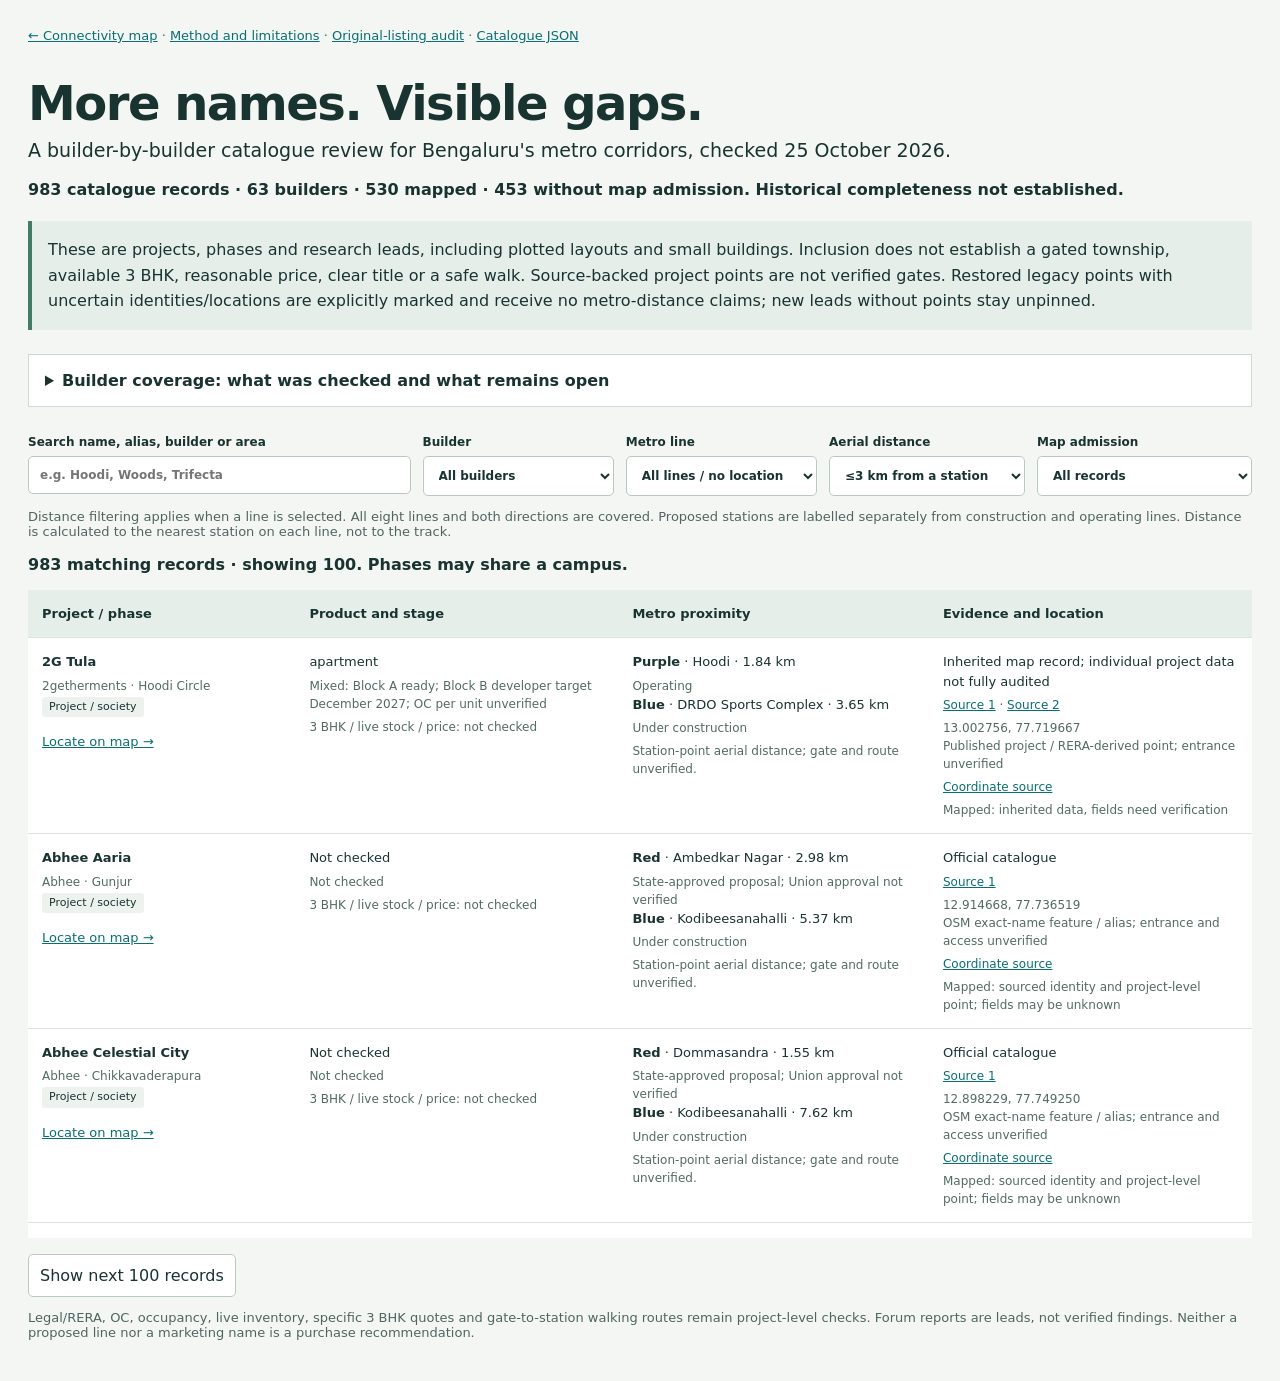
<file: research.html>
<!doctype html>
<html lang="en">
<head>
  <meta charset="utf-8">
  <meta name="viewport" content="width=device-width,initial-scale=1">
  <title>Property catalogue and builder coverage — Bengaluru</title>
  <link rel="stylesheet" href="research.css">
  <script src="property-utils.js" defer></script>
  <script src="research.js" defer></script>
</head>
<body>
<main>
  <nav><a href="index.html">← Connectivity map</a> · <a href="audit/README.md">Method and limitations</a> · <a href="audit/removal-audit.json">Original-listing audit</a> · <a href="audit/properties.json" download>Catalogue JSON</a></nav>
  <h1>More names. Visible gaps.</h1>
  <p class="lede">A builder-by-builder catalogue review for Bengaluru's metro corridors, checked 25 October 2026.</p>
  <p id="summary" role="status">Loading catalogue…</p>
  <aside>These are projects, phases and research leads, including plotted layouts and small buildings. Inclusion does not establish a gated township, available 3 BHK, reasonable price, clear title or a safe walk. Source-backed project points are not verified gates. Restored legacy points with uncertain identities/locations are explicitly marked and receive no metro-distance claims; new leads without points stay unpinned.</aside>
  <details id="coverage">
    <summary>Builder coverage: what was checked and what remains open</summary>
    <p>No builder is certified historically exhaustive. Current marketing catalogues can omit delivered buildings, sold-out phases and projects held under other promoter entities. Retrieval failures and dynamic shells are recorded in the <a href="audit/sources.json">source manifest</a>.</p>
    <div class="scroll"><table><thead><tr><th>Builder</th><th>Original map</th><th>Catalogue records</th><th>Coverage and sources</th></tr></thead><tbody id="builders"></tbody></table></div>
  </details>
  <section class="filters" aria-label="Catalogue filters">
    <label>Search name, alias, builder or area<input type="search" id="query" placeholder="e.g. Hoodi, Woods, Trifecta"></label>
    <label>Builder<select id="builder"><option value="">All builders</option></select></label>
    <label>Metro line<select id="line"><option value="">All lines / no location</option></select></label>
    <label>Aerial distance<select id="distance"><option value="3">≤3 km from a station</option><option value="1">≤1 km from a station</option><option value="0.5">≤500 m from a station</option><option value="all">Any distance</option></select></label>
    <label>Map admission<select id="admission"><option value="">All records</option><option value="mapped">Mapped</option><option value="unmapped">Not mapped / unresolved</option></select></label>
  </section>
  <p class="hint">Distance filtering applies when a line is selected. All eight lines and both directions are covered. Proposed stations are labelled separately from construction and operating lines. Distance is calculated to the nearest station on each line, not to the track.</p>
  <p id="count" aria-live="polite"></p>
  <div class="scroll"><table id="projects"><thead><tr><th>Project / phase</th><th>Product and stage</th><th>Metro proximity</th><th>Evidence and location</th></tr></thead><tbody id="rows"></tbody></table></div>
  <button id="more" hidden>Show next 100 records</button>
  <p class="hint">Legal/RERA, OC, occupancy, live inventory, specific 3 BHK quotes and gate-to-station walking routes remain project-level checks. Forum reports are leads, not verified findings. Neither a proposed line nor a marketing name is a purchase recommendation.</p>
</main>
</body>
</html>
</file>
<file: research.css>
:root{color-scheme:light;font-family:system-ui,sans-serif;color:#193331;background:#f4f6f3}body{margin:0}main{max-width:1240px;margin:auto;padding:28px}a{color:#086f72}nav,.hint{font-size:13px;color:#506562}h1{font-size:clamp(30px,5vw,48px);letter-spacing:-1.5px;margin:32px 0 8px}.lede{font-size:19px;margin-top:0}aside{background:#e6eeea;border-left:4px solid #427c69;padding:16px;line-height:1.6;margin:22px 0}details{background:white;border:1px solid #cfdad4;padding:16px;margin:24px 0}summary{cursor:pointer;font-weight:650}.filters{display:grid;grid-template-columns:2fr repeat(4,1fr);gap:12px;margin-top:28px}label{display:flex;flex-direction:column;gap:7px;font-size:12px;font-weight:650}input,select,button{font:inherit;padding:11px;border:1px solid #b8c9c0;border-radius:5px;background:white;color:#193331;min-width:0}input:focus,select:focus,button:focus{outline:2px solid #086f72;outline-offset:2px}button{cursor:pointer;margin-top:16px}table{width:100%;border-collapse:collapse;background:white;font-size:13px}th{text-align:left;background:#e6eeea;position:sticky;top:0}td,th{padding:14px;vertical-align:top;border-bottom:1px solid #dce4dd;line-height:1.5}td:first-child{min-width:195px}td{max-width:360px}small{display:block;font-size:12px;color:#526b62;margin-top:5px}.scroll{overflow:auto;max-height:72vh}.tag{display:inline-block;padding:2px 7px;background:#edf2ef;border-radius:3px;margin:2px 0;font-size:11px}.warning{color:#8a4b11}#count,#summary{font-weight:600}@media(max-width:850px){main{padding:18px}.filters{grid-template-columns:1fr 1fr}.filters label:first-child{grid-column:1/-1}td,th{padding:10px}nav{line-height:1.8}}
</file>
